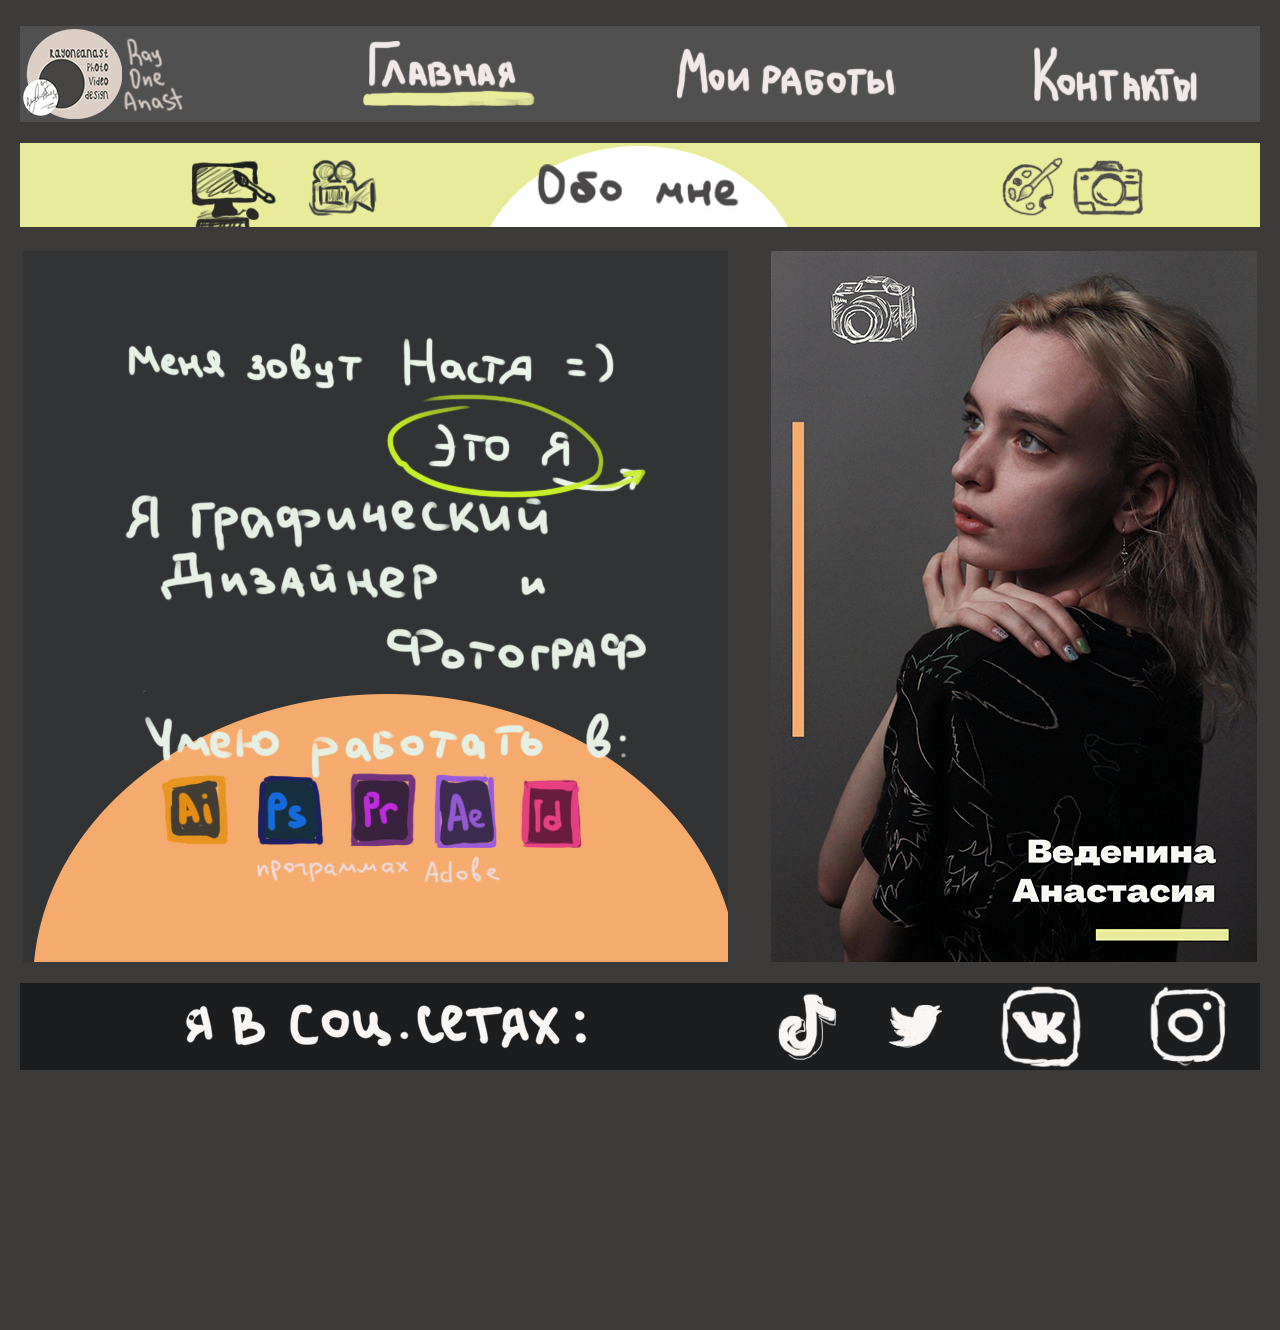
<file: site/index.html>
<html>
<head>
	<title>My site</title>
	<link rel="stylesheet" href="./css/index.css">
</head>
	<body class="body">
		<br>
		<table width="1240px" align="center" bgcolor="#515051">
			<tr align="center">
				<td align="left"><img src="./images/logo.png"></td>
				<td><a href="./index.html"><img src="./images/main.png"></a></td>
				<td><a href="./portfolio.html"><img src="./images/portfolio.png"></a></td>
				<td><a href="./contacts.html"><img src="./images/contacts.png"></a></td>
			</tr>
		</table>
		<br>
		<table width="1240px" align="center" >
			<tr>
				<td><a href="./about.html"><img src="./images/about.png"></a></td>
			</tr>
		</table>
		<br>
		<table width="1240px" align="center">
			<tr>
				<td align="left"><img src="./images/skills.png"></td>
				<td align="right"><img src="./images/photo.png"></td>
			</tr>
		</table>
		<br>
		<table width="1240px" align="center" bgcolor="#1b1d1e">
			<tr align="center">
				<td><img src="./images/links.png"></td>
				<td><a href="https://vt.tiktok.com/ZSdp1vuyV/"><img src="./images/tiktok.png"></a></td>
				<td><a href="https://twitter.com/rayoneanast?s=21&t=bdzhn3uGkGqk7_9Yr8RPdA"><img src="./images/twitter.png"></a></td>
				<td><a href="https://vk.com/rayonenastas"><img src="./images/vk.png"></a></td>
				<td><a href="https://i.instagram.com/r1nast"><img src="./images/inst.png"></a></td>
			</tr>
		</table>
		<br>
		<br>
		<br>
		<br>
		<br>
		<br>
		<br>
		<br>
		<br>
		<br>
		<br>
		<br>
		<br>
		<br>
	</body>
</html>
</file>
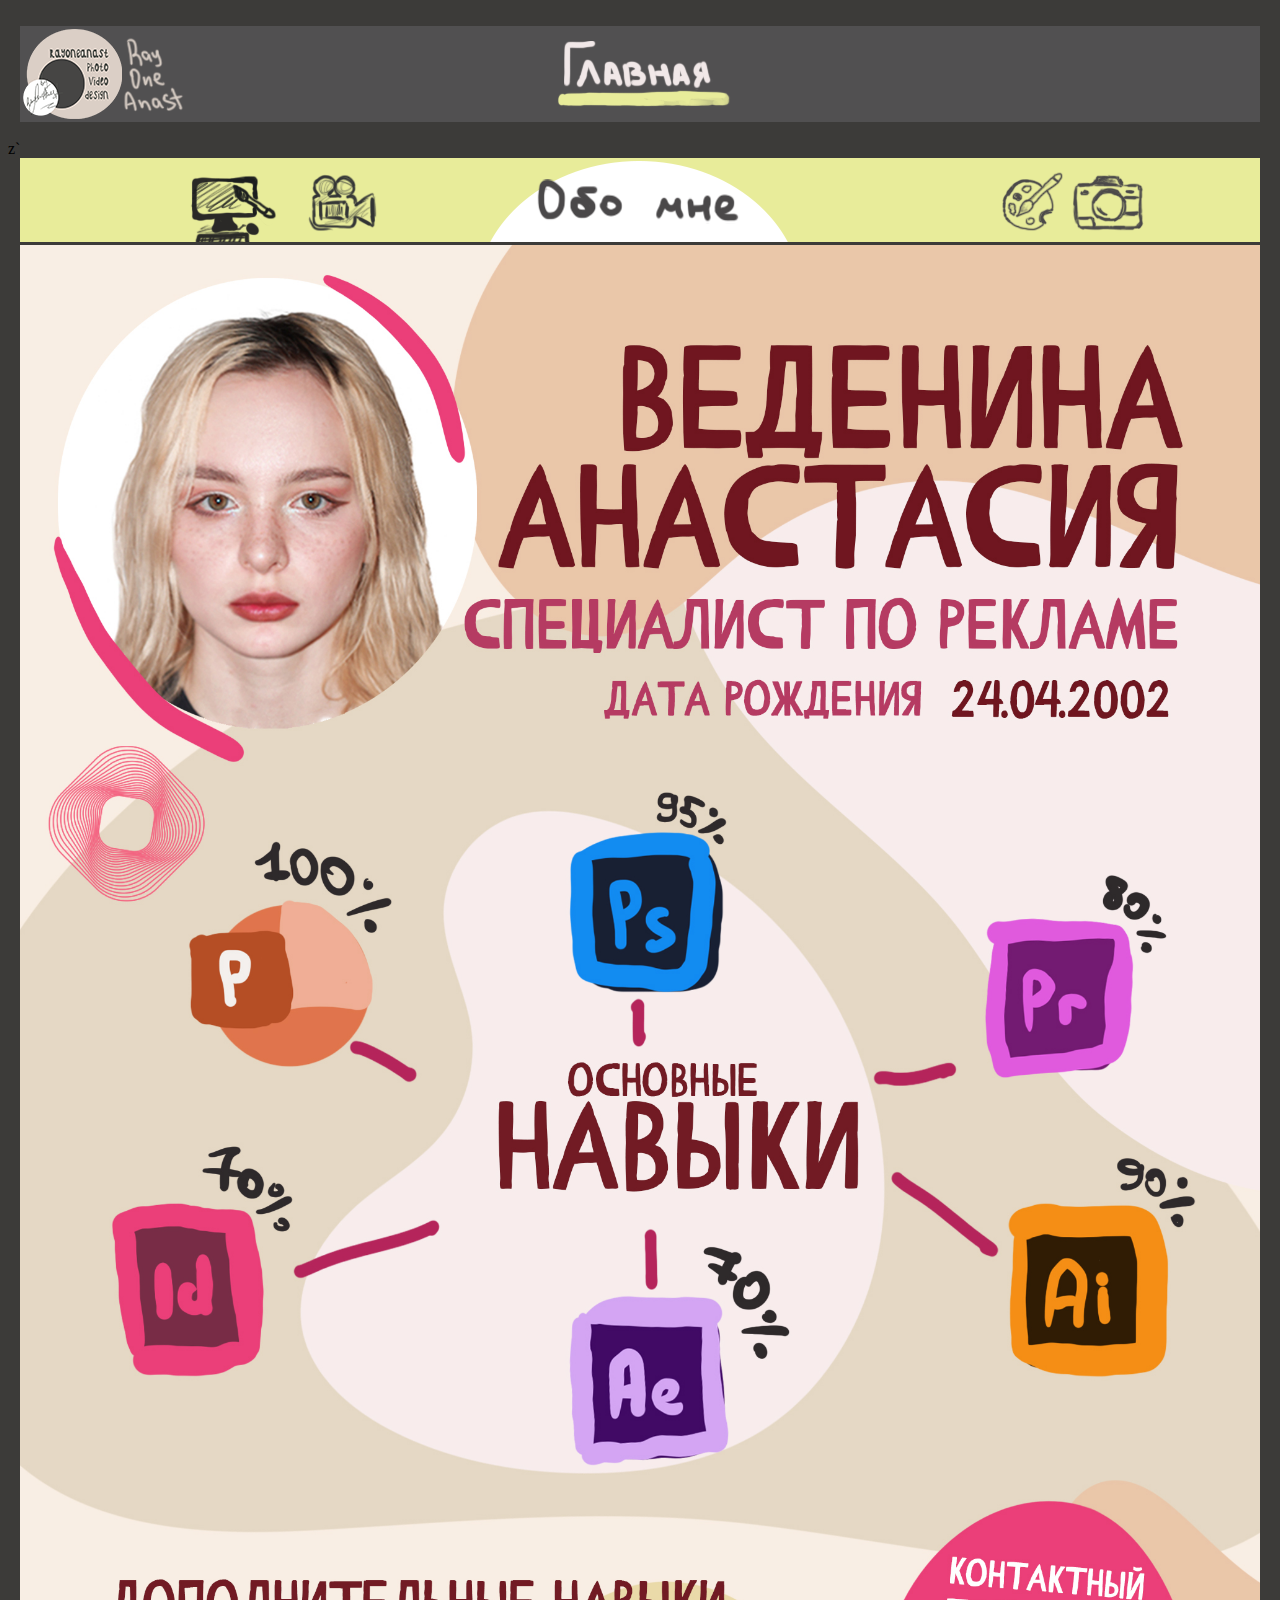
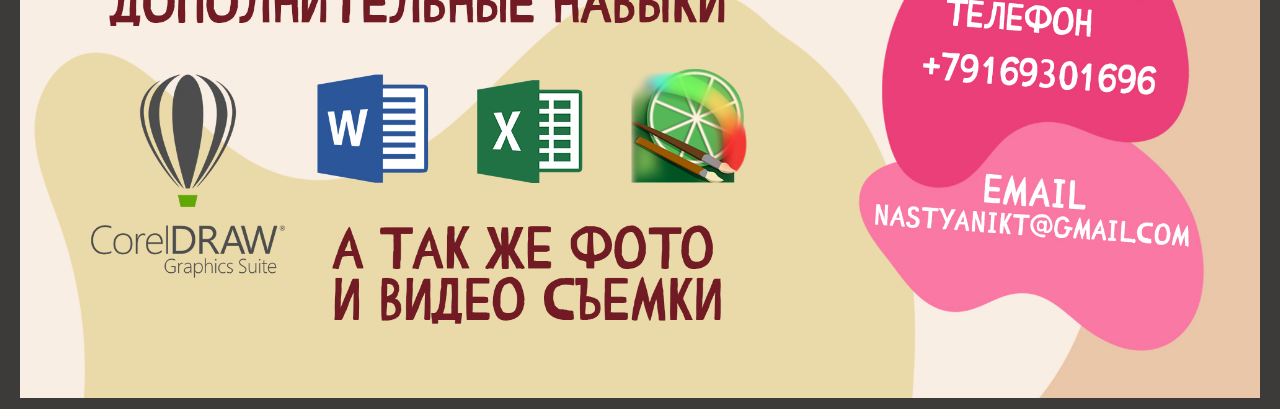
<file: site/about.html>
<html>
<head>
	<title>My portfolio</title>
	<link rel="stylesheet" href="./css/index.css">
</head>
	<body class="body">
		<br>
		<table width="1240px" align="center" bgcolor="#515051">
			<tr align="center" >
				<td align="left"><img src="./images/logo.png"></td>
				<td width="700px" align="left"><a href="./index.html"><img src="./images/main.png"></a></td>
			</tr>
		</table>
		<br>z`
		<table id="myworks" width="1240px" align="center">
			<caption><img src="./images/about.png" width="1240px"></caption>
			<tr>
				<td><img src="./images/about.jpg" width="1240px"></td>
			</tr>
		</table>
	</body>
</html>
</file>
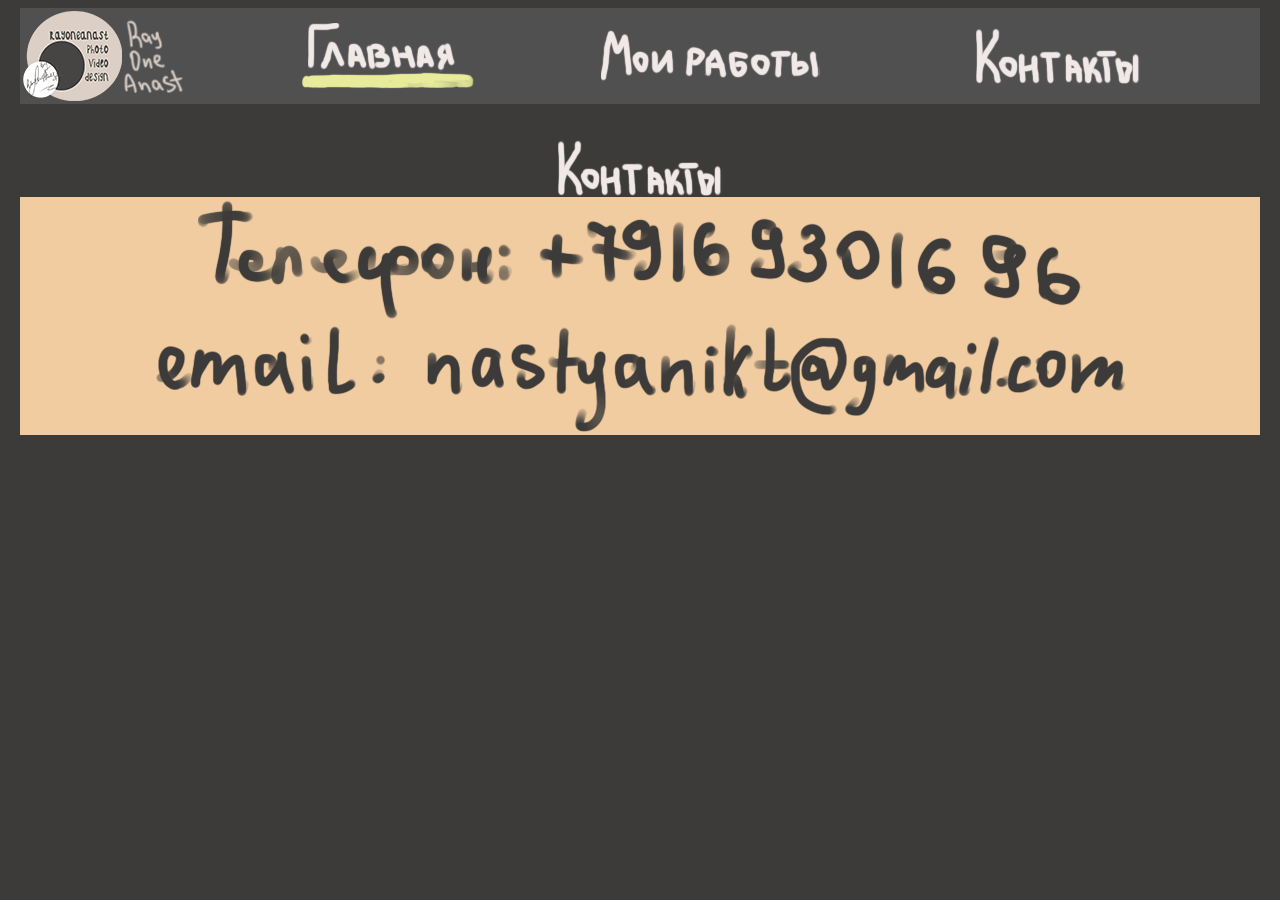
<file: site/contacts.html>
<html>
<head>
	<title>Contacts</title>
	<link rel="stylesheet" href="./css/index.css">
</head>
<body class="body">
	<table align="center" bgcolor="#515051" width="1240px">
		<tr>
			<td align="left"><img src="./images/logo.png"></td>
			<td><a href="./index.html"><img src="./images/main.png"></a></td>
			<td><a href="./portfolio.html"><img src="./images/portfolio.png"></a></td>
			<td><a href="./contacts.html"><img src="./images/contacts.png"></a></td>
		</tr>
	</table>
	<br>
	<br>
	<table align="center" bgcolor="#f1cca1" width="1240px">
		<caption><img src="./images/contacts.png"></caption>
		<tr align="center">
			<td><a href="tel:+79169301696"><img src="./images/tel.png"></a></td>
		</tr>
		<tr align="center">
			<td><a href="mailto:nastyanikt@gmail.com"><img src="./images/email.png"></a></td>
		</tr>
	</table>
</body>
</html>
</file>
<file: site/css/index.css>
.body {
	background-color: #3c3b39;
}

table:hover {
	box-shadow: 0 0 10px #000000;
}
</file>
